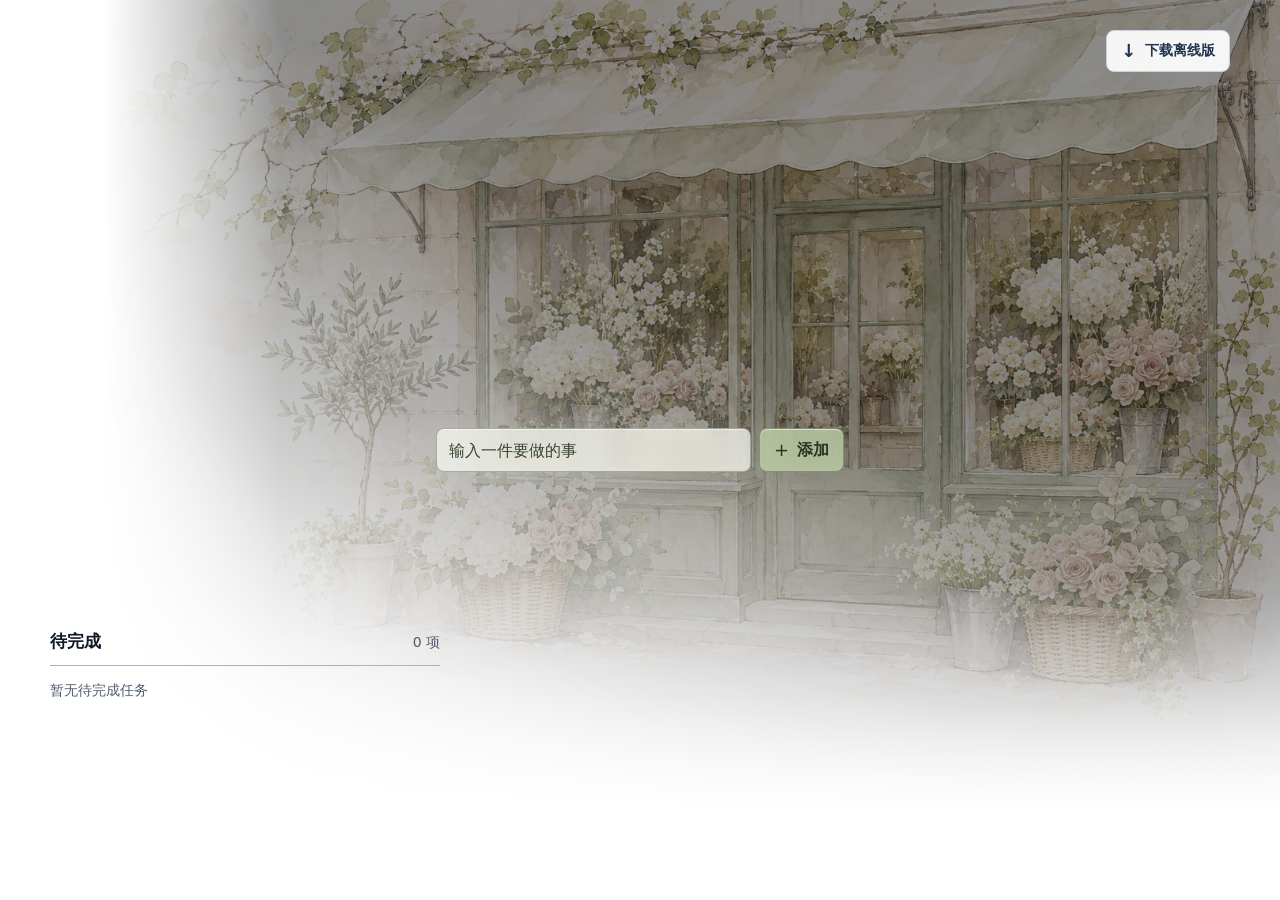
<file: index.html>
<!doctype html>
<html lang="zh-CN">
<head>
  <meta charset="utf-8">
  <meta name="viewport" content="width=device-width, initial-scale=1">
  <meta name="color-scheme" content="light">
  <title>任务</title>
  <style>
    :root {
      font-family: "Inter", "Helvetica Neue", "PingFang SC", "Microsoft YaHei", system-ui, sans-serif;
      color: #101727;
      background: #fff;
      --muted: #525d70;
      --line: #dce1e9;
      --accent: #385dbe;
    }

    *, *::before, *::after { box-sizing: border-box; }
    body { margin: 0; }
    button, input { font: inherit; }
    button { cursor: pointer; }
    [hidden] { display: none !important; }
    :focus-visible { outline: 2px solid var(--accent); outline-offset: 4px; }

    .page {
      --page-top: 30px;
      --topbar-height: 42px;
      --entry-height: 44px;
      --compose-offset: calc(var(--page-top) + var(--topbar-height));
      display: flex;
      flex-direction: column;
      width: min(100% - 96px, 1180px);
      min-height: 100svh;
      margin-inline: auto;
      padding-top: var(--page-top);
    }

    .scene-art {
      position: absolute;
      inset: 0 0 auto auto;
      width: 92vw;
      height: 90dvh;
      object-fit: cover;
      object-position: right 46%;
      pointer-events: none;
      filter: brightness(var(--scene-light, 1)) saturate(var(--scene-color, 1));
      transition: filter 900ms ease;
      mask-image:
        radial-gradient(ellipse 94% 110% at 65% 14%, #000 54%, #000e 68%, #0007 84%, transparent 100%),
        linear-gradient(to top right, transparent 4%, #0005 24%, #000 56%),
        linear-gradient(to right, transparent 0%, #000 15%),
        linear-gradient(to bottom, #000 50%, #000c 73%, transparent 100%);
      mask-composite: intersect;
    }

    .page { position: relative; }
    .topbar { display: flex; justify-content: flex-end; height: var(--topbar-height); }

    .download {
      display: inline-flex;
      align-items: center;
      gap: 9px;
      min-height: 42px;
      padding: 0 14px;
      border: 1px solid #c6d0de;
      border-radius: 8px;
      background: rgb(255 255 255 / 92%);
      color: #20334f;
      font-size: .875rem;
      font-weight: 600;
      text-decoration: none;
      white-space: nowrap;
    }

    .download:hover { border-color: #8295b2; background: #fff; }
    .download-icon { font-size: 1.125rem; line-height: 1; }

    main { flex: 1; }

    .compose {
      display: grid;
      justify-items: center;
      align-content: start;
      min-height: calc(70dvh - var(--compose-offset));
      padding-block: max(12px, calc(50dvh - var(--compose-offset) - var(--entry-height) / 2)) 26px;
      text-align: center;
    }

    #task-form {
      display: flex;
      width: min(calc(100% - 24px), 408px);
      gap: 8px;
    }

    #task-input {
      flex: 1;
      min-width: 0;
      min-height: var(--entry-height);
      padding: 0 12px;
      border: 1px solid #a9b2a0;
      border-radius: 8px;
      background: #f8f9f2;
      color: #2f432b;
    }

    #task-input::placeholder { color: #37462d; }

    .add {
      display: inline-flex;
      align-items: center;
      justify-content: center;
      gap: 8px;
      padding-inline: 14px;
      border: 1px solid #91a17f;
      border-radius: 8px;
      background: #d5e0c1;
      color: #243520;
      font-weight: 600;
      white-space: nowrap;
    }

    .add:hover { border-color: #71876b; background: #c6d5ae; }
    .add-icon { font-size: 1.125rem; font-weight: 400; line-height: 1; }
    #task-input:focus-visible, .add:focus-visible { outline-color: #4f6945; }

    @supports ((backdrop-filter: blur(12px)) or (-webkit-backdrop-filter: blur(12px))) {
      #task-input, .add {
        -webkit-backdrop-filter: blur(12px) saturate(112%);
        backdrop-filter: blur(12px) saturate(112%);
        box-shadow: inset 0 1px 0 rgb(255 255 255 / 55%);
      }

      #task-input {
        border-color: rgb(96 112 86 / 48%);
        background: rgb(251 252 246 / 71%);
      }

      .add {
        border-color: rgb(83 109 72 / 53%);
        background: rgb(192 209 169 / 78%);
      }

      .add:hover {
        border-color: rgb(76 101 65 / 66%);
        background: rgb(185 205 156 / 88%);
      }
    }

    .pending {
      width: min(100%, 390px);
      margin-bottom: 32px;
    }

    .pending-heading {
      display: flex;
      align-items: baseline;
      justify-content: space-between;
      gap: 12px;
      border-bottom: 1px solid #a5b2c5;
      padding-bottom: 12px;
    }

    h2 { margin: 0; font-size: 1.0625rem; font-weight: 650; }
    #remaining { color: var(--muted); font-size: .875rem; font-variant-numeric: tabular-nums; }
    .hint, #empty { color: var(--muted); font-size: .875rem; }
    .hint { margin: 12px 0 0; }
    #empty { margin: 16px 0; }

    #task-list { margin: 0; padding: 0; list-style: none; }

    li {
      display: flex;
      align-items: center;
      gap: 10px;
      border-bottom: 1px solid var(--line);
    }

    li label {
      display: flex;
      flex: 1;
      align-items: center;
      gap: 10px;
      min-width: 0;
      min-height: 48px;
      padding-block: 8px;
      cursor: pointer;
    }

    li input {
      flex: 0 0 auto;
      width: 18px;
      height: 18px;
      margin: 0;
      accent-color: var(--accent);
      cursor: pointer;
    }

    .task-text { overflow-wrap: anywhere; }

    .delete {
      min-height: 44px;
      padding-inline: 9px;
      border: 0;
      border-radius: 4px;
      background: transparent;
      color: var(--muted);
      font-size: .875rem;
    }

    .delete:hover { color: #101727; text-decoration: underline; text-underline-offset: 3px; }
    #storage-warning { margin: 14px 0 0; color: #a1292c; font-size: .875rem; }

    @media (prefers-reduced-motion: reduce) {
      .scene-art { transition: none; }
    }

    @media (max-width: 640px) {
      .page { --page-top: 18px; width: calc(100% - 36px); }
      .scene-art { object-position: 68% 45%; opacity: .68; }
      .add { padding-inline: 11px; }
    }
  </style>
</head>
<body>
  <img class="scene-art" src="[data-uri]" alt="" aria-hidden="true" decoding="async">
  <div class="page">
    <header class="topbar">
      <a class="download" id="download" href="./" download="todo.html" hidden>
        <span class="download-icon" aria-hidden="true">↓</span>下载离线版
      </a>
    </header>
    <main>
      <section class="compose" aria-label="添加任务">
        <form id="task-form">
          <input id="task-input" aria-label="新任务" placeholder="输入一件要做的事" type="text" required>
          <button class="add" type="submit"><span class="add-icon" aria-hidden="true">+</span>添加</button>
        </form>
        <p id="storage-warning" role="alert" hidden>浏览器暂时无法保存任务，刷新可能会丢失本次更改。</p>
      </section>

      <section class="pending" aria-labelledby="pending-title">
        <div class="pending-heading">
          <h2 id="pending-title">待完成</h2>
          <span id="remaining" role="status">0 项</span>
        </div>
        <p id="empty">暂无待完成任务</p>
        <ul id="task-list" aria-label="待完成任务" hidden></ul>
        <p class="hint" id="completion-hint" hidden>勾选后，任务会从清单中移除。</p>
      </section>
    </main>

  </div>

  <script>
    const storageKey = 'personal-todo-cn-v1';
    const form = document.querySelector('#task-form');
    const taskInput = document.querySelector('#task-input');
    const taskList = document.querySelector('#task-list');
    const empty = document.querySelector('#empty');
    const remaining = document.querySelector('#remaining');
    const completionHint = document.querySelector('#completion-hint');
    const storageWarning = document.querySelector('#storage-warning');
    const tasks = loadTasks();
    const sceneArt = document.querySelector('.scene-art');

    function beijingSunAltitude(now) {
      const radians = Math.PI / 180;
      const latitude = 39.9042 * radians;
      const longitude = 116.4074;
      const days = (now.getTime() - Date.UTC(2000, 0, 1, 12)) / 86400000;

      // Compute the Sun's angle above the horizon at Beijing, independent of the browser's time zone.
      const anomaly = (357.5291 + 0.98560028 * days) * radians;
      const center = (
        1.9148 * Math.sin(anomaly) +
        0.02 * Math.sin(2 * anomaly) +
        0.0003 * Math.sin(3 * anomaly)
      ) * radians;
      const solarLongitude = anomaly + center + 102.9372 * radians + Math.PI;
      const obliquity = 23.4397 * radians;
      const rightAscension = Math.atan2(
        Math.sin(solarLongitude) * Math.cos(obliquity),
        Math.cos(solarLongitude)
      );
      const declination = Math.asin(Math.sin(solarLongitude) * Math.sin(obliquity));
      const hourAngle = (280.16 + 360.9856235 * days + longitude) * radians - rightAscension;

      return Math.asin(
        Math.sin(latitude) * Math.sin(declination) +
        Math.cos(latitude) * Math.cos(declination) * Math.cos(hourAngle)
      ) / radians;
    }

    function updateSceneLight(now = new Date()) {
      const altitude = beijingSunAltitude(now);
      // Fade across twilight, through the time the Sun crosses the horizon.
      const twilight = Math.min(1, Math.max(0, (altitude + 8) / 16));
      const daylight = twilight * twilight * (3 - 2 * twilight);
      sceneArt.style.setProperty('--scene-light', (0.55 + 0.45 * daylight).toFixed(3));
      sceneArt.style.setProperty('--scene-color', (0.72 + 0.28 * daylight).toFixed(3));
    }

    updateSceneLight();
    window.setInterval(() => updateSceneLight(), 60000);
    document.addEventListener('visibilitychange', () => {
      if (!document.hidden) updateSceneLight();
    });

    if (location.protocol === 'https:' || location.protocol === 'http:') {
      document.querySelector('#download').hidden = false;
    }

    function loadTasks() {
      try {
        const saved = JSON.parse(localStorage.getItem(storageKey) ?? '[]');
        if (Array.isArray(saved)) {
          return saved.filter(task => typeof task?.text === 'string' && typeof task.done === 'boolean');
        }
      } catch {
        storageWarning.hidden = false;
      }
      return [];
    }

    function saveTasks() {
      try {
        localStorage.setItem(storageKey, JSON.stringify(tasks));
        storageWarning.hidden = true;
      } catch {
        storageWarning.hidden = false;
      }
    }

    function updateSummary() {
      const pending = taskList.childElementCount;
      remaining.textContent = pending + ' 项';
      empty.hidden = pending > 0;
      taskList.hidden = pending === 0;
      completionHint.hidden = pending === 0;
    }

    function addTaskRow(task) {
      const row = document.createElement('li');
      const label = document.createElement('label');
      const checkbox = document.createElement('input');
      const text = document.createElement('span');
      const deleteButton = document.createElement('button');

      checkbox.type = 'checkbox';
      checkbox.setAttribute('aria-label', '完成任务：' + task.text);
      text.className = 'task-text';
      text.textContent = task.text;
      label.append(checkbox, text);

      deleteButton.type = 'button';
      deleteButton.className = 'delete';
      deleteButton.textContent = '删除';
      deleteButton.setAttribute('aria-label', '删除任务：' + task.text);
      row.append(label, deleteButton);
      taskList.append(row);

      checkbox.addEventListener('change', () => removeTask('input'));
      deleteButton.addEventListener('click', () => removeTask('button'));

      function removeTask(control) {
        const nearbyRow = row.nextElementSibling ?? row.previousElementSibling;
        tasks.splice(tasks.indexOf(task), 1);
        row.remove();
        saveTasks();
        updateSummary();
        (nearbyRow?.querySelector(control) ?? taskInput).focus();
      }
    }

    taskInput.addEventListener('input', () => taskInput.setCustomValidity(''));

    form.addEventListener('submit', event => {
      event.preventDefault();
      const text = taskInput.value.trim();

      if (!text) {
        taskInput.setCustomValidity('请输入一件要做的事。');
        taskInput.reportValidity();
        return;
      }

      const task = { text, done: false };
      tasks.push(task);
      addTaskRow(task);
      saveTasks();
      updateSummary();
      form.reset();
      taskInput.focus();
    });

    tasks.filter(task => !task.done).forEach(addTaskRow);
    updateSummary();
  </script>
</body>
</html>
</file>
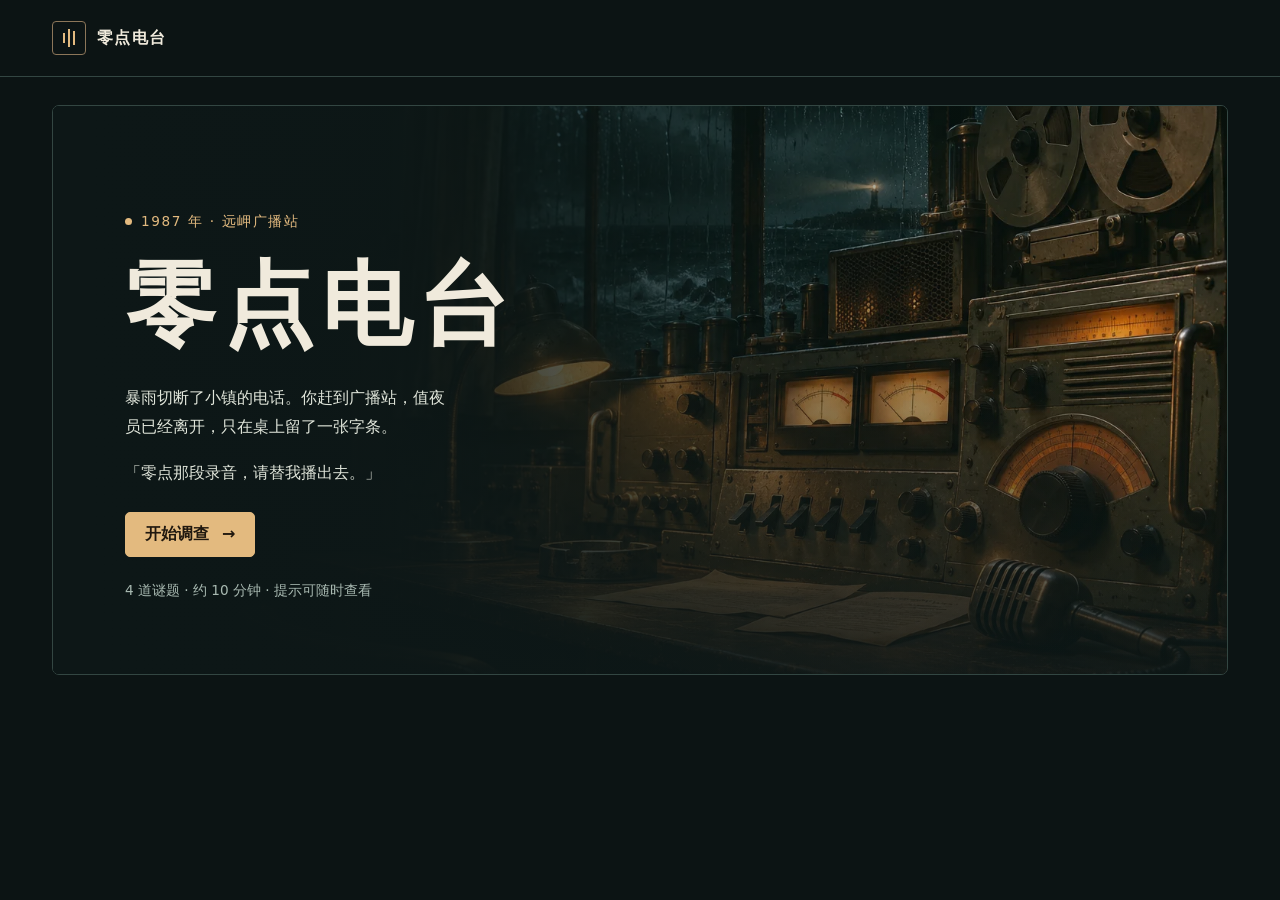
<file: games/midnight-radio/index.html>
<!doctype html>
<html lang="zh-CN">
<head>
  <meta charset="utf-8">
  <meta name="viewport" content="width=device-width, initial-scale=1">
  <meta name="description" content="《零点电台》是一款约十分钟的原创中文网页解谜游戏。">
  <meta name="color-scheme" content="dark">
  <title>零点电台 · 网页解谜</title>
  <style>
    :root {
      color-scheme: dark;
      --bg: #0c1414;
      --panel: #121e1e;
      --panel-raised: #182626;
      --line: #334642;
      --text: #f0eadc;
      --muted: #a8b9b1;
      --gold: #e3ba7f;
      --gold-light: #f3cea0;
      --error: #f2a49a;
      --signal: #9bd6ad;
      --mono: "IBM Plex Mono", "SFMono-Regular", Consolas, monospace;
      font-family: "PingFang SC", "Microsoft YaHei", "Noto Sans CJK SC", system-ui, sans-serif;
      background: var(--bg);
      color: var(--text);
    }

    *, *::before, *::after { box-sizing: border-box; }
    [hidden] { display: none !important; }
    body { margin: 0; min-height: 100dvh; }
    button, input, select { font: inherit; }
    button { cursor: pointer; }
    button:disabled { cursor: default; }
    :focus-visible { outline: 2px solid var(--gold-light); outline-offset: 4px; }
    h1, h2, h3, p { margin-top: 0; }
    h1, h2, h3 { line-height: 1.22; }
    p { line-height: 1.72; }
    ul, ol { margin-block: 0; }
    .shell { width: min(100% - 56px, 1176px); margin-inline: auto; }
    .sr-only {
      position: absolute; width: 1px; height: 1px; padding: 0; margin: -1px;
      overflow: hidden; clip: rect(0, 0, 0, 0); white-space: nowrap; border: 0;
    }

    .masthead {
      min-height: 76px;
      border-bottom: 1px solid var(--line);
    }
    .masthead-inner {
      display: flex; min-height: inherit; align-items: center; justify-content: space-between; gap: 12px;
    }
    .brand {
      display: inline-flex; gap: 11px; align-items: center; min-height: 44px;
      padding: 0; color: var(--text); background: none; border: 0;
      font-weight: 700; letter-spacing: .08em; white-space: nowrap;
    }
    .brand-icon {
      display: flex; align-items: center; gap: 3px; justify-content: center;
      width: 34px; height: 34px; border: 1px solid #8c7659; border-radius: 4px;
      color: var(--gold);
    }
    .brand-icon i { width: 2px; height: 10px; background: currentColor; }
    .brand-icon i:nth-child(2) { height: 18px; }
    .brand-icon i:nth-child(3) { height: 14px; }
    .route-progress { display: flex; align-items: center; gap: 10px; color: var(--muted); font-size: .875rem; }
    .route-progress strong { color: var(--gold); font-family: var(--mono); font-weight: 600; }
    .meter { display: flex; gap: 4px; }
    .meter span { width: 13px; height: 4px; border-radius: 2px; background: #3b504a; }
    .meter .filled { background: var(--gold); }

    .hero, .ending {
      position: relative; isolation: isolate; overflow: hidden;
      display: grid; align-items: end;
      min-height: 570px; margin-block: 28px 44px;
      border: 1px solid var(--line); border-radius: 7px;
      background: #101a19;
    }
    .hero::before, .ending::before, .room::before {
      position: absolute; inset: 0; content: ""; z-index: -2;
      background-image: var(--radio-art);
      background-position: right 48%;
      background-size: cover;
    }
    .hero::after, .ending::after, .room::after {
      position: absolute; inset: 0; content: ""; z-index: -1;
      background: linear-gradient(90deg, #0d1717 3%, #0d1717ef 28%, #0d17176b 61%, #0d17170a 100%),
                  linear-gradient(0deg, #0d1717d9, transparent 58%);
    }
    .hero-content, .ending-content { width: min(100%, 590px); padding: clamp(24px, 6vw, 72px); }
    .eyebrow {
      display: flex; align-items: center; gap: 9px; margin-block: 0 18px;
      color: var(--gold); font-size: .85rem; line-height: 1.55; letter-spacing: .12em;
    }
    .eyebrow::before { content: ""; width: 7px; height: 7px; flex-shrink: 0; border-radius: 100%; background: currentColor; }
    .hero h1, .ending h1 {
      margin-bottom: 22px; font-size: clamp(2.85rem, 7.1vw, 5.8rem);
      font-weight: 750; letter-spacing: .075em;
    }
    .hero .intro, .ending .intro { max-width: 32ch; color: #e0e5da; line-height: 1.85; }
    .actions { display: flex; flex-wrap: wrap; align-items: center; gap: 10px; margin-top: 24px; }
    .hero-meta { margin: 22px 0 0; color: var(--muted); font-size: .85rem; }

    .button {
      display: inline-flex; align-items: center; justify-content: center; gap: 13px;
      min-height: 45px; padding: 9px 15px; border-radius: 5px;
      color: var(--text); background: var(--panel-raised); border: 1px solid #5c6f64;
      font-weight: 650; line-height: 1.35;
    }
    .button:hover:not(:disabled) { background: #243533; }
    .button.primary { border-color: var(--gold); background: var(--gold); color: #20180f; padding-inline: 19px; }
    .button.primary:hover:not(:disabled) { background: var(--gold-light); border-color: var(--gold-light); }
    .button.ghost { background: none; border-color: transparent; color: #d2dbd0; }
    .button.ghost:hover:not(:disabled) { border-color: #5c6f64; }
    .button:disabled { opacity: .55; }

    .workspace {
      display: grid; grid-template-columns: 220px minmax(0, 1fr); align-items: start;
      gap: 24px; margin-block: 28px 48px;
    }
    .side { display: grid; gap: 18px; }
    .side-panel { border: 1px solid var(--line); border-radius: 6px; background: var(--panel); padding: 15px; }
    .side h2 { font-size: .88rem; font-weight: 650; color: var(--muted); margin: 2px 2px 12px; }
    .rooms { padding: 0; list-style: none; display: grid; gap: 5px; }
    .room-link {
      display: flex; align-items: center; justify-content: space-between; gap: 6px; width: 100%;
      min-height: 44px; padding: 7px 10px; text-align: start; border: 1px solid transparent;
      border-radius: 4px; background: transparent; color: var(--text); font-size: .9rem;
    }
    .room-link:not(:disabled):hover { border-color: var(--line); background: #233430; }
    .room-link[aria-current="step"] { border-color: #826e51; background: #2c2a22; }
    .room-link:disabled { color: #8b9e95; }
    .room-status { font-size: .72rem; color: var(--muted); }
    .room-status.done { color: var(--signal); }
    .room-status.current { color: var(--gold-light); }
    .evidence-list { margin: 0; display: grid; gap: 10px; }
    .evidence-list dt { color: var(--muted); font-size: .75rem; line-height: 1.45; }
    .evidence-list dd { margin: 3px 0 0; font-size: .875rem; color: var(--gold-light); }
    .muted-small { color: var(--muted); font-size: .82rem; margin: 0; }

    .game-main { min-width: 0; }
    .room {
      position: relative; isolation: isolate; overflow: hidden; border: 1px solid var(--line);
      border-radius: 6px; padding: 26px clamp(17px, 4vw, 38px); margin-bottom: 16px;
    }
    .room::before { background-position: 80% 63%; }
    .room::after { background: linear-gradient(90deg, #101b1b 3%, #101b1bf3 33%, #101b1b62 100%); }
    .room .eyebrow { margin-bottom: 10px; letter-spacing: .08em; }
    .room h1 { margin-bottom: 10px; font-size: clamp(1.75rem, 4.2vw, 2.9rem); }
    .room p:last-child { max-width: 58ch; color: #e0e5da; margin: 0; font-size: .92rem; }
    .puzzle {
      display: grid; gap: 20px; min-width: 0; border-radius: 6px;
      padding: clamp(15px, 3.1vw, 30px); border: 1px solid var(--line); background: var(--panel);
    }
    .puzzle h2 { margin: 0 0 12px; font-size: 1.25rem; }
    .puzzle h3 { margin: 0 0 10px; font-size: .96rem; color: var(--gold-light); }
    .puzzle p { margin-bottom: 12px; }
    .puzzle p:last-child { margin-bottom: 0; }
    .documents { display: grid; grid-template-columns: 1fr 1fr; gap: 12px; }
    .document {
      min-width: 0; padding: 14px; border: 1px solid var(--line);
      border-radius: 5px; background: var(--panel-raised);
    }
    .document ul { padding-left: 1.3em; }
    .document li { margin-block: 6px; line-height: 1.55; }
    .noted { color: var(--gold-light); }
    .log, .reading { width: 100%; border-collapse: collapse; }
    .log th, .log td, .reading th, .reading td {
      text-align: start; border-bottom: 1px solid var(--line); padding: 7px 5px;
      font-size: .86rem;
    }
    .log th, .reading th { color: var(--muted); font-weight: 500; }
    .log tr:last-child td, .reading tr:last-child td { border-bottom: 0; }
    .log td:first-child, .log td:last-child, .reading td { font-family: var(--mono); color: #edf1e7; }
    .reading td:first-child { color: var(--gold-light); }
    .wide-document { overflow: auto; }
    .reading { min-width: 280px; }
    .reading th, .reading td { text-align: center; }
    .reading th:first-child, .reading td:first-child { text-align: start; }
    .answer-form { display: grid; gap: 13px; }
    .answer-row { display: flex; flex-wrap: wrap; align-items: end; gap: 10px; }
    .field { display: grid; gap: 6px; min-width: 0; color: #e3e7dd; font-size: .85rem; }
    .field input, .field select {
      min-height: 45px; width: 100%; max-width: 100%; border: 1px solid #667b6f;
      border-radius: 5px; padding: 8px 10px; color: var(--text); background: #131e1e;
      font-size: 1rem;
    }
    .field input { width: 145px; font-family: var(--mono); letter-spacing: .16em; }
    .field input::placeholder { color: #9caea3; }
    .field select { min-width: 123px; }
    .answer-form .actions { margin-top: 2px; }
    .chip-board { display: flex; flex-wrap: wrap; gap: 8px; }
    .chip {
      min-height: 44px; min-width: 64px; padding: 6px 10px; border-radius: 4px;
      border: 1px dashed #668174; color: var(--text); background: #122020; text-align: center;
    }
    .chip:hover:not(:disabled) { border-style: solid; background: #26403a; }
    .chip:disabled { opacity: .65; }
    .tape-slot { border-style: solid; min-height: 42px; padding: 8px; }
    .tape-slot b { margin-right: 4px; color: var(--gold-light); font: 500 .78rem var(--mono); }
    .list-label { margin-block: 0 8px; font-size: .86rem; color: var(--muted); }
    .board {
      --cell: clamp(35px, 8vw, 49px);
      display: grid; grid-template-columns: auto repeat(5, var(--cell));
      width: max-content; max-width: 100%; gap: 4px;
    }
    .clue {
      display: grid; place-content: center; min-height: 26px; min-width: 30px;
      color: #e6c69c; font: 600 .83rem var(--mono);
    }
    .clue.row-clue { justify-content: end; padding-right: 3px; align-self: stretch; }
    .cell {
      width: var(--cell); height: var(--cell); padding: 0; border-radius: 4px;
      border: 1px solid #55756a; background: #142321; color: #a5b9ac; font-family: var(--mono);
    }
    .cell:hover:not(:disabled) { border-color: #b7dac5; }
    .cell[aria-pressed="true"] { background: #a3d6a9; border-color: #a3d6a9; color: #17291e; }
    .utility { display: flex; flex-wrap: wrap; align-items: center; gap: 8px; }
    .hints { display: grid; gap: 8px; }
    .hint {
      border-left: 2px solid var(--gold); padding: 7px 10px;
      color: #ead7b9; background: #28271f; margin: 0 !important; font-size: .9rem;
    }
    .feedback { color: var(--error); margin: 0 !important; }
    .success {
      background: #1b3226; border: 1px solid #5c896b; border-radius: 5px; padding: 15px;
    }
    .success h3 { color: #b9edbf; }
    .success p { color: #deeddb; }
    .ending::after {
      background: linear-gradient(90deg, #0b1515 4%, #0d1717e6 38%, #0d17173b 100%),
                  linear-gradient(0deg, #0d1717c9, transparent 60%);
    }
    .ending h1 { font-size: clamp(2.3rem, 6vw, 4.55rem); letter-spacing: .045em; }
    .letter { padding: 11px 14px; margin-bottom: 15px; border-left: 2px solid var(--gold); color: #f0e5d2; }
    .result { color: #c3d3c8; font-size: .9rem; margin-bottom: 0; }
    .storage-message { margin-block: 14px; color: var(--gold-light); font-size: .86rem; }
    dialog {
      width: min(100% - 32px, 440px); border: 1px solid var(--line);
      background: var(--panel); color: var(--text); padding: 24px; border-radius: 7px;
    }
    dialog::backdrop { background: #07100ee8; }
    dialog h2 { font-size: 1.35rem; margin-bottom: 10px; }

    @media (max-width: 870px) {
      .workspace { grid-template-columns: 173px minmax(0, 1fr); gap: 14px; }
      .documents.partitions { grid-template-columns: 1fr; }
    }
    @media (max-width: 680px) {
      .shell { width: calc(100% - 28px); }
      .masthead { min-height: 61px; }
      .hero, .ending { min-height: 590px; margin-top: 15px; }
      .hero::before, .ending::before { background-position: 67% top; }
      .hero::after, .ending::after { background: linear-gradient(0deg, #0b1515 10%, #0d1717ed 40%, #0d171743 88%); }
      .hero-content, .ending-content { padding: 23px; }
      .workspace { grid-template-columns: 1fr; gap: 12px; margin-top: 14px; }
      .side { display: contents; }
      .route-panel { grid-row: 1; padding: 8px; }
      .route-panel h2, .room-status { display: none; }
      .rooms { grid-template-columns: repeat(4, minmax(0, 1fr)); gap: 4px; }
      .room-link { justify-content: center; padding-inline: 3px; text-align: center; font-size: .82rem; }
      .game-main { grid-row: 2; }
      .evidence { grid-row: 3; }
      .documents { grid-template-columns: 1fr; }
      .room { margin-bottom: 12px; }
    }
    @media (max-width: 380px) {
      .meter { display: none; }
      .puzzle { padding: 12px; }
      .board { --cell: 35px; }
    }
  </style>
</head>
<body style="--radio-art: url('[data-uri]')">
  <header class="masthead">
    <div class="shell masthead-inner">
      <button class="brand" id="home-link" type="button" aria-label="零点电台，返回首页">
        <span class="brand-icon" aria-hidden="true"><i></i><i></i><i></i></span>
        零点电台
      </button>
      <div class="route-progress" id="route-progress" hidden>
        <span>解锁 <strong id="solved-count">0 / 4</strong></span>
        <span class="meter" id="meter" aria-hidden="true"></span>
      </div>
    </div>
  </header>

  <main class="shell">
    <div id="storage-message" class="storage-message" role="status" hidden>浏览器暂时无法保存进度。这一局可以继续游玩。</div>

    <section class="hero" id="home" aria-labelledby="home-title">
      <div class="hero-content">
        <p class="eyebrow">1987 年 · 远岬广播站</p>
        <h1 id="home-title">零点电台</h1>
        <p class="intro">暴雨切断了小镇的电话。你赶到广播站，值夜员已经离开，只在桌上留了一张字条。</p>
        <p class="intro">「零点那段录音，请替我播出去。」</p>
        <div class="actions">
          <button class="button primary" id="start" type="button">开始调查 <span aria-hidden="true">→</span></button>
          <button class="button ghost" id="home-restart" type="button" data-restart hidden>重新开始</button>
        </div>
        <p class="hero-meta">4 道谜题 · 约 10 分钟 · 提示可随时查看</p>
      </div>
    </section>

    <section class="workspace" id="workspace" aria-label="广播站调查" hidden>
      <aside class="side" aria-label="调查记录">
        <nav class="side-panel route-panel" aria-label="广播站房间">
          <h2>调查路线</h2>
          <ol class="rooms" id="rooms"></ol>
        </nav>
        <section class="side-panel evidence" aria-labelledby="evidence-title">
          <h2 id="evidence-title">已找到的线索</h2>
          <p id="no-evidence" class="muted-small">解开谜题后，线索会记在这里。</p>
          <dl id="evidence-list" class="evidence-list"></dl>
        </section>
      </aside>
      <div class="game-main">
        <header class="room">
          <p class="eyebrow" id="room-name"></p>
          <h1 id="room-title" tabindex="-1"></h1>
          <p id="room-intro"></p>
        </header>
        <article class="puzzle" aria-label="当前谜题">
          <div id="puzzle-body"></div>
          <form class="answer-form" id="answer-form" novalidate>
            <div id="answer-fields"></div>
            <div class="actions">
              <button class="button primary" id="submit-answer" type="submit"></button>
              <button class="button" id="hint-button" type="button">查看提示</button>
            </div>
            <p class="feedback" id="feedback" role="status" hidden></p>
          </form>
          <div class="hints" id="hints" aria-live="polite"></div>
          <section class="success" id="success" aria-labelledby="success-title" hidden>
            <h3 id="success-title">已解开</h3>
            <p id="success-note"></p>
            <button class="button primary" id="next" type="button"></button>
          </section>
        </article>
      </div>
    </section>

    <section class="ending" id="ending" aria-labelledby="end-title" hidden>
      <div class="ending-content">
        <p class="eyebrow">发射成功 · 00:00</p>
        <h1 id="end-title" tabindex="-1">信号已送达</h1>
        <p class="intro">发射塔的红灯亮了。喇叭沙沙作响，随后传出了值夜员的声音。</p>
        <p class="letter">「北坡避雨点已经开门。还在路上的人，请听见灯塔三声钟响，沿石阶上来。我们在等你。」</p>
        <p class="intro">窗外，山坡上的一盏灯亮起，然后是第二盏。</p>
        <p class="result" id="result"></p>
        <div class="actions">
          <button class="button primary" type="button" data-restart>再玩一局</button>
          <button class="button ghost" id="review" type="button">回看线索</button>
        </div>
      </div>
    </section>
    <noscript><p>请在浏览器中启用 JavaScript 来游玩《零点电台》。</p></noscript>
  </main>

  <dialog id="restart-dialog" aria-labelledby="restart-title">
    <form method="dialog">
      <h2 id="restart-title">重新开始调查？</h2>
      <p>当前这局的答题进度和提示记录会清空。</p>
      <div class="actions">
        <button class="button" value="cancel" autofocus>继续当前进度</button>
        <button class="button primary" value="restart">开始新的一局</button>
      </div>
    </form>
  </dialog>

  <script>
    const tapes = [
      { id: 'rain', name: '雨声' },
      { id: 'bell', name: '钟声' },
      { id: 'steps', name: '脚步' },
      { id: 'tide', name: '潮声' }
    ];

    const logRows = [
      { event: '钟塔敲响', time: '23:41' },
      { event: '灯塔闪烁', time: '22:58' },
      { event: '海潮升起', time: '23:17' },
      { event: '阵雨开始', time: '23:06' }
    ];
    const logDigits = [
      { event: '海潮升起', digit: '7' },
      { event: '钟塔敲响', digit: '2' },
      { event: '阵雨开始', digit: '6' },
      { event: '灯塔闪烁', digit: '4' }
    ];
    const receivers = [
      { frequency: '88.8', signal: 9, noise: 1, near: 6, far: 5 },
      { frequency: '89.0', signal: 8, noise: 4, near: 3, far: 6 },
      { frequency: '89.2', signal: 7, noise: 2, near: 5, far: 3 },
      { frequency: '89.4', signal: 8, noise: 3, near: 4, far: 7 },
      { frequency: '89.6', signal: 6, noise: 3, near: 5, far: 6 },
      { frequency: '89.8', signal: 5, noise: 1, near: 2, far: 2 }
    ];

    const finalPattern = ['00110', '01100', '11111', '00100', '01100'];
    const rowClues = ['2', '2', '5', '1', '2'];
    const columnClues = ['1', '2 1', '5', '1 1', '1'];

    const chapters = [
      {
        room: '值班桌',
        title: '抽屉里的密码',
        intro: '桌上叠着一页值班记录和一张暗号卡。抽屉里夹着一把钥匙，只露出金属的一角。',
        submit: '打开抽屉',
        hints: [
          '先只看左边的值班记录，把四件事按时间从早到晚排好。右边卡片的印刷顺序用不上。',
          '最早是灯塔，其次是阵雨，然后是海潮，最后是钟塔。用暗号卡换成四个数字。'
        ],
        error: '锁扣没有弹开。再核对每件事发生的时间和它对应的数字。',
        unlocked: '抽屉弹开了。你拿到了档案柜钥匙，钥匙柄上刻着「原声带」。',
        evidence: ['抽屉', '档案柜钥匙'],
        body: () => `
          <h2>用记录找到四位密码</h2>
          <div class="documents">
            <section class="document">
              <h3>值班记录</h3>
              <table class="log"><tbody>
                ${logRows.map(({ event, time }) => `<tr><td>${time}</td><td>${event}</td></tr>`).join('')}
              </tbody></table>
            </section>
            <section class="document">
              <h3>暗号卡</h3>
              <table class="log"><tbody>
                ${logDigits.map(({ event, digit }) => `<tr><td>${event}</td><td>${digit}</td></tr>`).join('')}
              </tbody></table>
            </section>
          </div>
          <p class="noted">抽屉边上写着「从最早听到的那件事开始」。</p>`,
        fields: () => `
          <div class="answer-row"><label class="field">四位密码
            <input id="pin" type="text" inputmode="numeric" autocomplete="off" maxlength="4" placeholder="····">
          </label></div>`
      },
      {
        room: '档案柜',
        title: '被打乱的四卷磁带',
        intro: '柜门里有四卷磁带。柜底的读带器会依次检查它们，正确顺序才能读出下一个频段。',
        submit: '试播磁带',
        hints: [
          '把「潮声、脚步」先当成一组。潮声与雨声相隔两格，试着把这组放进四个位置。',
          '如果潮声放第一格，雨声就会在第三格，钟声只能在第四格，违反了钟声比雨声早。试试潮声在第二格。'
        ],
        error: '读带器跳回开头了。看看有没有两卷的位置不符合柜门内侧的要求。',
        unlocked: '磁带读完了。最后一卷播出一串数字：「有效频段，89.0 到 89.8 兆赫。」',
        evidence: ['有效频段', '89.0–89.8 MHz'],
        body: () => `
          <h2>排好磁带的播放顺序</h2>
          <section class="document">
            <h3>柜门内侧的笔记</h3>
            <ul>
              <li>雨声不在第一卷。</li>
              <li>潮声与雨声之间恰好隔一卷。</li>
              <li>脚步紧接在潮声之后。</li>
              <li>钟声比雨声早。</li>
            </ul>
          </section>`,
        fields: () => `
          <div>
            <p class="list-label">按顺序点选四卷磁带，点已选磁带可以取回。</p>
            <div class="chip-board" id="tape-options" aria-label="可选磁带"></div>
          </div>
          <div style="margin-top:12px">
            <p class="list-label">播放顺序</p>
            <div class="chip-board" id="tape-slots" aria-label="播放顺序"></div>
          </div>`
      },
      {
        room: '调音台',
        title: '在杂音中找到频率',
        intro: '你打开接收机，指针来回摆动。桌上的巡检表记录了每个频率的信号和噪声。',
        submit: '校准接收机',
        hints: [
          '先用档案柜的频段排除 88.8。剩下的每行都算出「信号减底噪」，最高分不止一个。',
          '89.2 和 89.4 都是 5 格净信号，89.2 的底噪较低。用该行的远站数值减近站数值。'
        ],
        error: '耳机里还有杂音。检查并列规则，以及计算偏移时减法的顺序。',
        unlocked: '杂音消失了。值夜员的录音提示你，发射室墙上的数字标着每行、每列连续亮起的格子数。',
        evidence: ['接收机', '89.2 MHz · 偏移 −2'],
        body: () => `
          <h2>选择频率，设置偏移</h2>
          <div class="documents partitions">
            <section class="document wide-document">
              <h3>巡检表</h3>
              <table class="reading">
                <thead><tr><th scope="col">MHz</th><th scope="col">信号</th><th scope="col">底噪</th><th scope="col">近站</th><th scope="col">远站</th></tr></thead>
                <tbody>${receivers.map(({ frequency, signal, noise, near, far }) => `
                  <tr><td>${frequency}</td><td>${signal}</td><td>${noise}</td><td>${near}</td><td>${far}</td></tr>`).join('')}</tbody>
              </table>
            </section>
            <section class="document">
              <h3>校准规程</h3>
              <ul>
                <li>只考虑磁带读出的频段 <span class="noted">89.0–89.8 MHz</span>（含两端）。</li>
                <li>净信号 = 信号 − 底噪，选净信号最大的一行。并列时，选底噪较低的一行。</li>
                <li>偏移 = 所选行的远站 − 近站。</li>
              </ul>
            </section>
          </div>`,
        fields: () => `
          <div class="answer-row">
            <label class="field">频率（MHz）
              <select id="frequency"><option value="">请选择</option>${receivers.map(({ frequency }) => `<option value="${frequency}">${frequency}</option>`).join('')}</select>
            </label>
            <label class="field">偏移
              <select id="phase"><option value="">请选择</option>${[-3, -2, -1, 0, 1, 2, 3].map(n => `<option value="${n}">${n > 0 ? '+' + n : String(n).replace('-', '−')}</option>`).join('')}</select>
            </label>
          </div>`
      },
      {
        room: '发射室',
        title: '点亮发射矩阵',
        intro: '塔灯仍然是暗的。发射开关旁是一块五行五列的面板。数字刻在面板上方和左侧。',
        submit: '接通发射塔',
        hints: [
          '第三行和第三列都是 5，先把这整行、整列都点亮。每行和每列的其余数字都要同时满足。',
          '看第二列的「2 1」：末尾的 1 在第五行。第三行已亮，所以开头连续的 2 必须占第二、第三行。第一行的两个亮格因此是第三、第四列。'
        ],
        error: '发射塔仍未接通。逐行和逐列核对连续的亮灯组，组与组之间要留暗格。',
        unlocked: '面板发出一声轻响。发射塔已经接通，你可以播放那封零点来信了。',
        evidence: ['发射塔', '矩阵接通'],
        body: () => `
          <h2>让每行、每列的亮灯符合提示</h2>
          <section class="document">
            <p>点格子开灯，再点一次关灯。每个数字代表一组连续亮灯的长度，顺序<strong>从左到右、从上到下</strong>。例如「1 1」代表两个各一格的亮灯组，中间至少隔一格暗灯。</p>
          </section>`,
        fields: () => '<div id="grid" class="board" aria-label="发射矩阵"></div>'
      }
    ];

    const storageKey = 'midnight-radio-v1';
    const $ = id => document.getElementById(id);
    const home = $('home');
    const workspace = $('workspace');
    const ending = $('ending');
    const answerForm = $('answer-form');
    const restartDialog = $('restart-dialog');

    let progress = readProgress();
    let currentRoom = 0;
    let view = 'home';

    function newProgress() {
      return {
        unlocked: 0,
        startedAt: Date.now(),
        finishedAt: null,
        hints: chapters.map(() => 0),
        answers: { pin: '', tapes: [], frequency: '', phase: '', grid: Array(25).fill(false) }
      };
    }

    function readProgress() {
      try {
        const saved = JSON.parse(localStorage.getItem(storageKey) ?? 'null');
        if (!saved || !Number.isFinite(saved.startedAt) ||
            !Number.isInteger(saved.unlocked) || saved.unlocked < 0 || saved.unlocked > chapters.length ||
            (saved.unlocked === chapters.length && !Number.isFinite(saved.finishedAt)) ||
            !Array.isArray(saved.hints) || saved.hints.length !== chapters.length ||
            !saved.hints.every((count, index) => Number.isInteger(count) && count >= 0 && count <= chapters[index].hints.length) ||
            !saved.answers || !Array.isArray(saved.answers.grid) || saved.answers.grid.length !== 25 ||
            !saved.answers.grid.every(cell => typeof cell === 'boolean') ||
            !Array.isArray(saved.answers.tapes) || new Set(saved.answers.tapes).size !== saved.answers.tapes.length ||
            !saved.answers.tapes.every(id => tapes.some(tape => tape.id === id)) ||
            !/^\d{0,4}$/.test(saved.answers.pin ?? '?') ||
            (saved.answers.frequency !== '' && !receivers.some(receiver => receiver.frequency === saved.answers.frequency)) ||
            !/^(?:-?[0-3])?$/.test(saved.answers.phase ?? '?')) {
          return null;
        }
        return saved;
      } catch {
        $('storage-message').hidden = false;
        return null;
      }
    }

    function saveProgress() {
      try {
        localStorage.setItem(storageKey, JSON.stringify(progress));
        $('storage-message').hidden = true;
      } catch {
        $('storage-message').hidden = false;
      }
    }

    function renderProgress() {
      const solved = progress?.unlocked ?? 0;
      $('route-progress').hidden = !progress;
      $('solved-count').textContent = solved + ' / ' + chapters.length;
      $('meter').innerHTML = chapters.map((_, index) => `<span class="${index < solved ? 'filled' : ''}"></span>`).join('');
      $('start').innerHTML = progress
        ? `${solved === chapters.length ? '查看结局' : '继续调查'} <span aria-hidden="true">→</span>`
        : '开始调查 <span aria-hidden="true">→</span>';
      $('home-restart').hidden = !progress;
    }

    function switchView(target) {
      view = target;
      home.hidden = target !== 'home';
      workspace.hidden = target !== 'game';
      ending.hidden = target !== 'end';
      renderProgress();
    }

    function startOrResume() {
      if (!progress) {
        progress = newProgress();
        saveProgress();
      }
      if (progress.unlocked === chapters.length) {
        showEnding();
      } else {
        showRoom(progress.unlocked);
      }
    }

    function showRoom(index) {
      if (index < 0 || index >= chapters.length || index > progress.unlocked) return;
      currentRoom = index;
      switchView('game');
      renderRoom();
      window.scrollTo(0, 0);
      $('room-title').focus({ preventScroll: true });
    }

    function renderRoom() {
      const chapter = chapters[currentRoom];
      const solved = currentRoom < progress.unlocked;
      $('room-name').textContent = chapter.room;
      $('room-title').textContent = chapter.title;
      $('room-intro').textContent = chapter.intro;
      $('puzzle-body').innerHTML = chapter.body();
      $('answer-fields').innerHTML = chapter.fields();
      $('submit-answer').textContent = chapter.submit;
      $('submit-answer').hidden = solved;

      if (currentRoom === 0) {
        $('pin').value = progress.answers.pin;
        $('pin').readOnly = solved;
      }
      if (currentRoom === 1) renderTapes();
      if (currentRoom === 2) {
        $('frequency').value = progress.answers.frequency;
        $('phase').value = progress.answers.phase;
        $('frequency').disabled = solved;
        $('phase').disabled = solved;
      }
      if (currentRoom === 3) renderGrid();

      $('success').hidden = !solved;
      $('success-note').textContent = chapter.unlocked;
      $('next').textContent = currentRoom + 1 < chapters.length
        ? '进入' + chapters[currentRoom + 1].room + ' →'
        : '收听零点来信 →';
      clearFeedback();
      renderHints();
      renderRoute();
      renderProgress();
    }

    function renderRoute() {
      $('rooms').innerHTML = chapters.map(({ room }, index) => {
        const solved = index < progress.unlocked;
        const current = index === currentRoom;
        const status = solved ? '已解开' : current ? '调查中' : '未解锁';
        return `<li><button class="room-link" type="button" data-room="${index}"
          ${current ? 'aria-current="step"' : ''} ${index > progress.unlocked ? 'disabled' : ''}>
          ${room}<span class="room-status ${solved ? 'done' : current ? 'current' : ''}">${status}</span>
        </button></li>`;
      }).join('');

      $('evidence-list').innerHTML = chapters.slice(0, progress.unlocked).map(({ evidence: [name, detail] }) =>
        `<div><dt>${name}</dt><dd>${detail}</dd></div>`).join('');
      $('no-evidence').hidden = progress.unlocked > 0;
    }

    function renderTapes(focusSelector) {
      const chosen = progress.answers.tapes;
      const solved = currentRoom < progress.unlocked;
      $('tape-options').innerHTML = tapes.map(({ id, name }) =>
        `<button class="chip" data-tape="${id}" type="button" ${solved || chosen.includes(id) ? 'disabled' : ''}>${name}</button>`
      ).join('');
      $('tape-slots').innerHTML = Array.from({ length: 4 }, (_, index) => {
        const tape = tapes.find(({ id }) => id === chosen[index]);
        return tape
          ? `<button class="chip tape-slot" type="button" data-remove="${index}" aria-label="取回第 ${index + 1} 卷：${tape.name}" ${solved ? 'disabled' : ''}><b>${index + 1}</b>${tape.name}</button>`
          : `<span class="chip tape-slot" aria-label="第 ${index + 1} 卷为空"><b>${index + 1}</b>空位</span>`;
      }).join('');
      if (focusSelector) {
        (answerForm.querySelector(focusSelector) ?? $('submit-answer')).focus({ preventScroll: true });
      }
    }

    function renderGrid() {
      const solved = currentRoom < progress.unlocked;
      $('grid').innerHTML = '<span></span>' +
        columnClues.map((clue, index) => `<span class="clue" aria-label="第 ${index + 1} 列提示：${clue}">${clue}</span>`).join('') +
        rowClues.map((clue, row) => {
          const cells = columnClues.map((_, col) => {
            const index = row * 5 + col;
            const on = progress.answers.grid[index];
            return `<button class="cell" type="button" data-cell="${index}" aria-pressed="${on}" aria-label="${cellLabel(row, col)}" ${solved ? 'disabled' : ''}>${on ? '●' : '·'}</button>`;
          }).join('');
          return `<span class="clue row-clue" aria-label="第 ${row + 1} 行提示：${clue}">${clue}</span>${cells}`;
        }).join('');
    }

    function cellLabel(row, col) {
      return `第 ${row + 1} 行第 ${col + 1} 列。行提示 ${rowClues[row]}，列提示 ${columnClues[col]}`;
    }

    function renderHints() {
      const revealed = progress.hints[currentRoom];
      const available = chapters[currentRoom].hints;
      const solved = currentRoom < progress.unlocked;
      $('hint-button').hidden = solved || revealed >= available.length;
      $('hint-button').textContent = revealed === 0 ? '查看提示' : '下一条提示';
      $('hints').innerHTML = available.slice(0, revealed).map((hint, i) =>
        `<p class="hint"><strong>提示 ${i + 1}</strong> · ${hint}</p>`).join('');
    }

    function clearFeedback() {
      $('feedback').textContent = '';
      $('feedback').hidden = true;
    }

    function feedback(message) {
      $('feedback').textContent = message;
      $('feedback').hidden = false;
    }

    function checkAnswer(index, answer) {
      switch (index) {
        case 0:
          return answer.pin === '4672';
        case 1:
          return answer.tapes.join(',') === 'bell,tide,steps,rain';
        case 2:
          return answer.frequency === '89.2' && answer.phase === '-2';
        case 3:
          return answer.grid.map(value => value ? '1' : '0').join('') === finalPattern.join('');
        default:
          return false;
      }
    }

    function askForMissingAnswer() {
      const answers = progress.answers;
      if (currentRoom === 0 && answers.pin.length !== 4) return '请输入四位密码。';
      if (currentRoom === 1 && answers.tapes.length !== 4) return '请先排满四卷磁带。';
      if (currentRoom === 2 && (!answers.frequency || !answers.phase)) return '请同时选择频率和偏移。';
      return '';
    }

    function showEnding() {
      switchView('end');
      const total = Math.max(0, Math.round((progress.finishedAt - progress.startedAt) / 1000));
      const minutes = Math.floor(total / 60);
      const seconds = total % 60;
      const hintsUsed = progress.hints.reduce((sum, count) => sum + count, 0);
      $('result').textContent = `解开 ${chapters.length} 道谜题 · 用时 ${minutes} 分 ${seconds} 秒 · 查看 ${hintsUsed} 条提示`;
      window.scrollTo(0, 0);
      $('end-title').focus({ preventScroll: true });
    }

    $('home-link').addEventListener('click', () => {
      if (view !== 'home') {
        switchView('home');
        window.scrollTo(0, 0);
        $('start').focus();
      }
    });
    $('start').addEventListener('click', startOrResume);
    $('review').addEventListener('click', () => showRoom(chapters.length - 1));
    $('rooms').addEventListener('click', event => {
      const button = event.target.closest('button[data-room]');
      if (button) showRoom(Number(button.dataset.room));
    });

    $('hint-button').addEventListener('click', () => {
      if (currentRoom < progress.unlocked || progress.hints[currentRoom] >= chapters[currentRoom].hints.length) return;
      progress.hints[currentRoom] += 1;
      saveProgress();
      renderHints();
      if ($('hint-button').hidden) $('submit-answer').focus({ preventScroll: true });
    });

    answerForm.addEventListener('input', event => {
      if (event.target.id === 'pin') {
        const pin = event.target.value.normalize('NFKC').replace(/\D/g, '').slice(0, 4);
        event.target.value = pin;
        progress.answers.pin = pin;
        saveProgress();
        clearFeedback();
      }
    });
    answerForm.addEventListener('change', event => {
      if (event.target.id === 'frequency' || event.target.id === 'phase') {
        progress.answers[event.target.id] = event.target.value;
        saveProgress();
        clearFeedback();
      }
    });

    answerForm.addEventListener('click', event => {
      if (currentRoom < progress.unlocked) return;
      const button = event.target.closest('button');
      if (!button) return;
      if (currentRoom === 1 && button.dataset.tape) {
        const chosen = progress.answers.tapes;
        if (chosen.length >= 4 || chosen.includes(button.dataset.tape)) return;
        chosen.push(button.dataset.tape);
        renderTapes('[data-tape]:not(:disabled)');
      } else if (currentRoom === 1 && button.dataset.remove !== undefined) {
        const [tape] = progress.answers.tapes.splice(Number(button.dataset.remove), 1);
        renderTapes(`[data-tape="${tape}"]`);
      } else if (currentRoom === 3 && button.dataset.cell !== undefined) {
        const cell = Number(button.dataset.cell);
        const on = !progress.answers.grid[cell];
        progress.answers.grid[cell] = on;
        button.setAttribute('aria-pressed', String(on));
        button.textContent = on ? '●' : '·';
      } else {
        return;
      }
      saveProgress();
      clearFeedback();
    });

    answerForm.addEventListener('submit', event => {
      event.preventDefault();
      if (currentRoom < progress.unlocked) return;
      const missing = askForMissingAnswer();
      if (missing) return feedback(missing);
      if (!checkAnswer(currentRoom, progress.answers)) return feedback(chapters[currentRoom].error);
      progress.unlocked += 1;
      if (progress.unlocked === chapters.length) progress.finishedAt = Date.now();
      saveProgress();
      renderRoom();
      $('next').focus();
    });

    $('next').addEventListener('click', () => {
      if (currentRoom === chapters.length - 1) showEnding();
      else showRoom(currentRoom + 1);
    });

    document.querySelectorAll('[data-restart]').forEach(button => button.addEventListener('click', () => {
      if (view === 'end') {
        progress = newProgress();
        saveProgress();
        showRoom(0);
      } else {
        restartDialog.returnValue = '';
        restartDialog.showModal();
      }
    }));
    restartDialog.addEventListener('close', () => {
      if (restartDialog.returnValue === 'restart') {
        progress = newProgress();
        saveProgress();
        showRoom(0);
      }
    });

    renderProgress();
  </script>
</body>
</html>
</file>
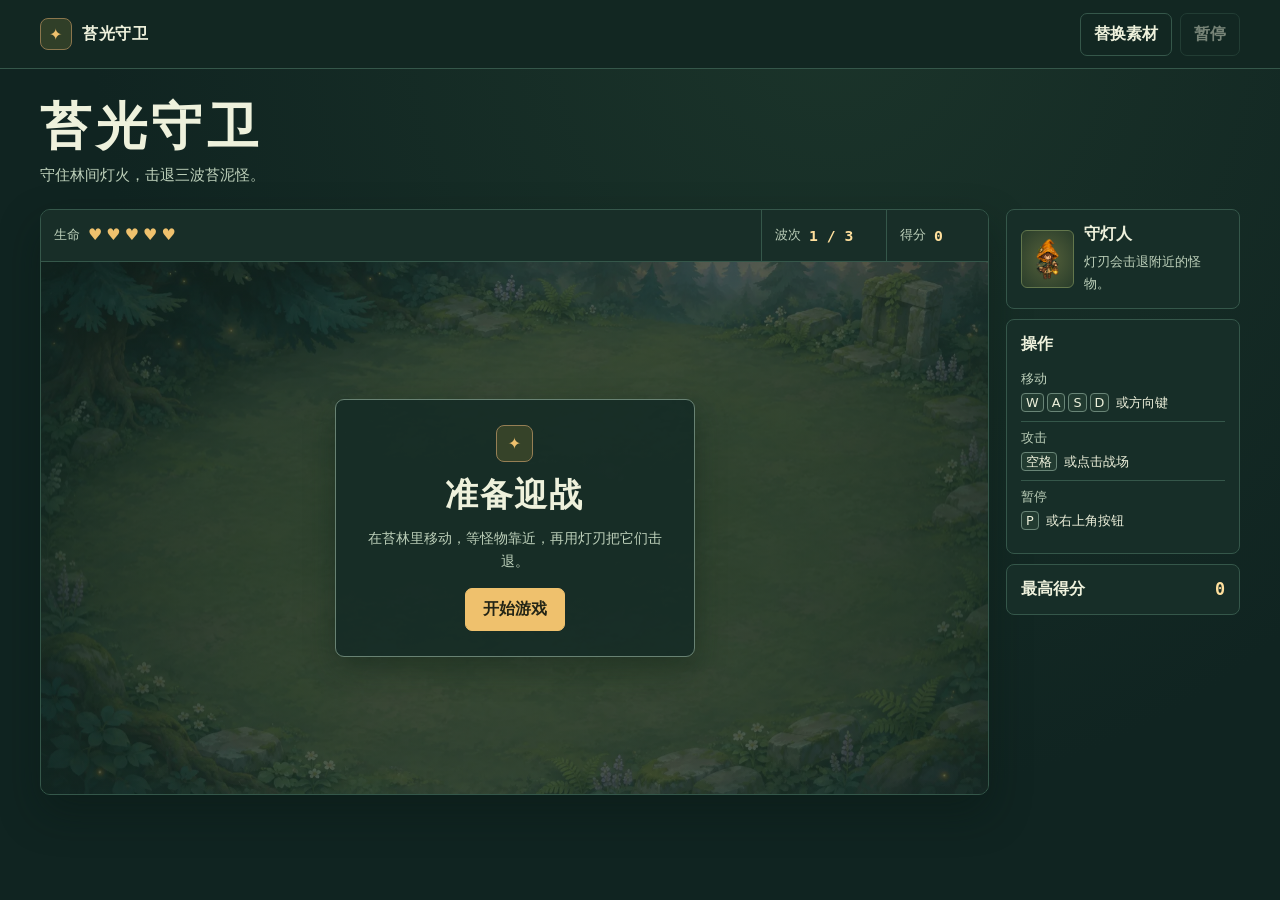
<file: games/moss-guard/index.html>
<!doctype html>
<html lang="zh-CN">
<head>
  <meta charset="utf-8">
  <meta name="viewport" content="width=device-width, initial-scale=1">
  <meta name="theme-color" content="#102421">
  <meta name="description" content="苔光守卫，一款可自由替换角色、怪物和场景图片的原创动作小游戏。">
  <title>苔光守卫</title>
  <link rel="stylesheet" href="style.css">
  <script defer src="config.js"></script>
  <script defer src="engine.js"></script>
  <script defer src="game.js"></script>
</head>
<body>
  <header class="site-header">
    <div class="shell header-content">
      <a class="brand" href="./" aria-label="苔光守卫首页">
        <span class="brand-mark" aria-hidden="true">✦</span> 苔光守卫
      </a>
      <div class="header-actions">
        <button class="button outline" type="button" id="assets-button">替换素材</button>
        <button class="button outline" type="button" id="pause-button" disabled>暂停</button>
      </div>
    </div>
  </header>

  <main class="shell">
    <div class="intro">
      <h1>苔光守卫</h1>
      <p>守住林间灯火，击退三波苔泥怪。</p>
    </div>

    <div class="game-layout">
      <section class="play-panel" aria-label="游戏区域">
        <div class="hud">
          <div class="hud-item health-hud">
            <span>生命</span>
            <div id="hearts" class="hearts" aria-label="5 格生命"></div>
          </div>
          <div class="hud-item">
            <span>波次</span>
            <strong id="wave">1 / 3</strong>
          </div>
          <div class="hud-item hud-score">
            <span>得分</span>
            <strong id="score">0</strong>
          </div>
        </div>
        <div id="arena" class="arena">
          <canvas id="field" aria-label="苔光守卫战场" aria-describedby="controls-help"></canvas>
          <div class="wave-banner" id="wave-banner" aria-hidden="true" hidden></div>
          <div class="game-overlay" id="overlay">
            <div class="overlay-panel">
              <span class="overlay-mark" aria-hidden="true">✦</span>
              <h2 id="overlay-title">准备迎战</h2>
              <p id="overlay-copy">在苔林里移动，等怪物靠近，再用灯刃把它们击退。</p>
              <button class="button primary" id="play" type="button">开始游戏 <span aria-hidden="true">→</span></button>
            </div>
          </div>
        </div>
        <div class="touch-controls" aria-label="触控操作">
          <div class="dpad" aria-label="移动">
            <button type="button" data-direction="left" aria-label="向左">←</button>
            <button type="button" data-direction="up" aria-label="向上">↑</button>
            <button type="button" data-direction="down" aria-label="向下">↓</button>
            <button type="button" data-direction="right" aria-label="向右">→</button>
          </div>
          <button type="button" id="touch-attack" class="attack-button" aria-label="攻击">攻击</button>
        </div>
      </section>

      <aside class="guide">
        <section class="guide-card guardian-card">
          <div class="portrait"><img id="guardian-portrait" src="assets/guardian.webp" alt=""></div>
          <div>
            <h2>守灯人</h2>
            <p>灯刃会击退附近的怪物。</p>
          </div>
        </section>

        <section class="guide-card controls" id="controls-help" aria-labelledby="controls-title">
          <h2 id="controls-title">操作</h2>
          <dl>
            <div><dt>移动</dt><dd><kbd>W</kbd><kbd>A</kbd><kbd>S</kbd><kbd>D</kbd> 或方向键</dd></div>
            <div><dt>攻击</dt><dd><kbd>空格</kbd> 或点击战场</dd></div>
            <div><dt>暂停</dt><dd><kbd>P</kbd> 或右上角按钮</dd></div>
          </dl>
          <p class="mobile-note">手机可使用战场下方的方向键和攻击按钮。</p>
        </section>

        <section class="guide-card high-score">
          <h2>最高得分</h2>
          <strong id="best-score">0</strong>
        </section>
      </aside>
    </div>

    <p class="game-message" id="game-message" role="status"></p>
  </main>

  <dialog id="asset-dialog" aria-labelledby="asset-title">
    <div class="dialog-header">
      <div>
        <h2 id="asset-title">替换素材</h2>
        <p>上传 PNG、WebP 或 JPG。角色和怪物适合用透明底图片。</p>
      </div>
      <button class="button close-button" id="close-assets" type="button" aria-label="关闭素材设置">×</button>
    </div>
    <div id="asset-slots" class="asset-slots"></div>
    <p class="asset-note">每张最大 8 MB，最多 4096 × 4096 像素。所选图片会保存在当前浏览器。</p>
    <p id="asset-message" class="asset-message" role="status"></p>
    <div class="dialog-footer">
      <button class="button primary" id="done-assets" type="button">完成</button>
    </div>
  </dialog>
</body>
</html>
</file>
<file: games/moss-guard/style.css>
:root {
  color-scheme: dark;
  font-family: "PingFang SC", "Microsoft YaHei", "Noto Sans CJK SC", system-ui, sans-serif;
  color: #eef1dc;
  background: #102421;
  --background: #102421;
  --surface: #172e28;
  --surface-raised: #1b362f;
  --edge: #35574a;
  --text: #eef1dc;
  --quiet: #bdd0ba;
  --gold: #efc16d;
  --gold-bright: #ffe09d;
  --ink: #242516;
}

*, *::before, *::after { box-sizing: border-box; }
body { margin: 0; min-height: 100dvh; background: radial-gradient(ellipse at 65% 0%, #1b342a 0%, var(--background) 63%); }
button, input { font: inherit; }
button { cursor: pointer; }
button:disabled { cursor: default; }
[hidden] { display: none !important; }
:focus-visible { outline: 2px solid var(--gold-bright); outline-offset: 4px; }
h1, h2, p { margin: 0; }
h2 { font-size: 1rem; }
p { line-height: 1.65; }
.shell { width: min(calc(100% - 48px), 1200px); margin-inline: auto; }
.site-header { border-bottom: 1px solid var(--edge); background: #122722; }
.header-content { min-height: 68px; display: flex; justify-content: space-between; align-items: center; gap: 12px; }
.brand {
  display: inline-flex; align-items: center; gap: 10px; min-height: 42px;
  color: var(--text); font-weight: 750; letter-spacing: .04em; text-decoration: none; white-space: nowrap;
}
.brand-mark {
  width: 32px; height: 32px; display: grid; place-items: center; border: 1px solid #8b764d;
  border-radius: 8px; background: #303f28; color: var(--gold);
}
.header-actions { display: flex; flex-wrap: wrap; justify-content: end; gap: 8px; }

.button {
  min-height: 43px; border: 1px solid var(--edge); border-radius: 7px; padding: 7px 13px;
  display: inline-flex; align-items: center; justify-content: center; gap: 10px; white-space: nowrap;
  background: var(--surface-raised); color: var(--text); font-weight: 650; text-decoration: none;
}
.button:hover:not(:disabled) { background: #294639; border-color: #638478; }
.button.outline { background: transparent; }
.button.outline:hover:not(:disabled) { background: var(--surface-raised); }
.button.primary { color: var(--ink); background: var(--gold); border-color: var(--gold); padding-inline: 17px; }
.button.primary:hover:not(:disabled) { background: var(--gold-bright); border-color: var(--gold-bright); }
.button:disabled { opacity: .46; }

.intro { padding-block: 29px 20px; }
.intro h1 { font-size: clamp(2rem, 4.6vw, 3.2rem); line-height: 1.1; letter-spacing: .09em; margin-bottom: 9px; }
.intro p { color: var(--quiet); font-size: .96rem; }
.game-layout { display: grid; grid-template-columns: minmax(0, 1fr) 234px; gap: 17px; align-items: start; }
.play-panel {
  min-width: 0; overflow: hidden; border: 1px solid var(--edge); border-radius: 10px;
  background: var(--surface); box-shadow: 0 18px 40px #08161167;
}
.hud {
  display: grid; grid-template-columns: 1fr clamp(77px, 19vw, 125px) clamp(70px, 16vw, 102px);
  min-height: 52px; border-bottom: 1px solid var(--edge); background: #182e28;
}
.hud-item {
  display: flex; align-items: center; gap: 8px; padding: 7px 13px; min-width: 0; white-space: nowrap;
  color: var(--quiet); font-size: .83rem;
}
.hud-item + .hud-item { border-left: 1px solid var(--edge); }
.hud-item strong { color: var(--gold-bright); font-family: Consolas, monospace; font-size: .92rem; font-weight: 700; }
.hearts { display: flex; align-items: center; gap: 4px; }
.heart { color: #587260; font-size: 1rem; line-height: 1; }
.heart.live { color: var(--gold); }
.arena { position: relative; aspect-ratio: 16 / 9; isolation: isolate; min-height: 250px; background: #274331; }
canvas { display: block; width: 100%; height: 100%; touch-action: none; }
.wave-banner {
  position: absolute; left: 50%; top: 11%; transform: translateX(-50%);
  border: 1px solid #9a8459; border-radius: 5px; padding: 8px 14px; white-space: nowrap;
  color: #fff0bd; background: #1b3029ee; letter-spacing: .06em; pointer-events: none;
}
.game-overlay {
  position: absolute; inset: 0; display: grid; place-content: center; padding: 15px;
  background: radial-gradient(ellipse, #112920c4 10%, #10241d8c 61%, #10241d30 100%);
}
.overlay-panel {
  max-width: 360px; padding: clamp(16px, 3vw, 25px); border: 1px solid #688273; border-radius: 9px;
  background: #172d26f2; text-align: center; box-shadow: 0 12px 30px #071b1566;
}
.overlay-mark {
  display: grid; place-items: center; width: 37px; height: 37px; margin: 0 auto 11px;
  border: 1px solid #967f55; border-radius: 8px; color: var(--gold); background: #364329;
}
.overlay-panel h2 { font-size: clamp(1.38rem, 3vw, 2.05rem); letter-spacing: .06em; }
.overlay-panel p { color: var(--quiet); font-size: .88rem; margin: 9px 0 14px; }

.guide { display: grid; gap: 10px; min-width: 0; }
.guide-card { padding: 14px; border: 1px solid var(--edge); background: var(--surface); border-radius: 8px; }
.guide-card p { color: var(--quiet); font-size: .83rem; margin-top: 6px; }
.guardian-card { display: flex; align-items: center; gap: 10px; }
.portrait {
  width: 53px; height: 58px; flex: 0 0 auto; display: grid; place-items: center;
  border: 1px solid #63774c; border-radius: 6px; background: radial-gradient(#56613a, #293d2b);
}
.portrait img { display: block; width: 44px; height: 49px; object-fit: contain; }
.controls dl { margin: 8px 0 0; }
.controls dl > div { padding-block: 8px; display: grid; gap: 5px; }
.controls dl > div + div { border-top: 1px solid var(--edge); }
.controls dt { color: var(--quiet); font-size: .8rem; }
.controls dd { margin: 0; color: var(--text); font-size: .8rem; line-height: 1.55; }
kbd {
  border: 1px solid #698577; border-radius: 4px; padding: 1px 4px; margin-right: 3px;
  font: inherit; background: #223b31;
}
.mobile-note { display: none; }
.high-score { display: flex; justify-content: space-between; align-items: center; gap: 10px; }
.high-score strong { color: var(--gold-bright); font: 700 1.05rem Consolas, monospace; }
.game-message { color: var(--quiet); font-size: .85rem; padding-block: 12px 22px; min-height: 45px; }

.touch-controls { display: none; }
.dpad { display: flex; flex-wrap: wrap; gap: 5px; }
.dpad button, .attack-button {
  min-width: 44px; min-height: 44px; padding: 7px;
  border: 1px solid #648372; border-radius: 7px; color: var(--text); background: var(--surface-raised);
  touch-action: none; user-select: none; font-weight: 750;
}
.dpad button { font-size: 1.12rem; }
.dpad button[aria-pressed="true"] { background: #436747; color: #fff; }
.attack-button { min-width: 64px; color: var(--ink); background: var(--gold); border-color: var(--gold); }
.attack-button[aria-pressed="true"] { background: var(--gold-bright); }

dialog {
  color: var(--text); width: min(calc(100% - 24px), 720px); max-height: calc(100dvh - 24px);
  overflow: auto; border: 1px solid #698577; border-radius: 11px; padding: clamp(14px, 3vw, 24px);
  background: var(--surface); box-shadow: 0 30px 72px #081811a8;
}
dialog::backdrop { background: #071510df; }
.dialog-header { display: flex; justify-content: space-between; align-items: start; gap: 10px; }
.dialog-header h2 { font-size: 1.45rem; margin-bottom: 8px; }
.dialog-header p { color: var(--quiet); font-size: .88rem; }
.close-button { width: 44px; flex: 0 0 44px; padding: 0; font-size: 1.4rem; }
.asset-slots { margin-block: 15px 10px; display: grid; grid-template-columns: repeat(3, minmax(0, 1fr)); gap: 10px; }
.asset-card { min-width: 0; padding: 10px; border: 1px solid var(--edge); border-radius: 8px; background: var(--surface-raised); }
.asset-card h3 { font-size: .9rem; margin: 0 0 7px; }
.asset-preview {
  display: block; width: 100%; height: 90px; object-fit: contain;
  border: 1px solid #4f6b5b; border-radius: 5px; background: #132820;
}
.asset-preview[data-kind="arena"] { object-fit: cover; }
.asset-card p { color: var(--quiet); font-size: .77rem; white-space: nowrap; overflow: hidden; text-overflow: ellipsis; padding-top: 6px; }
.asset-card .button { width: 100%; margin-top: 7px; font-size: .83rem; }
.asset-card .restore { background: transparent; }
.asset-note, .asset-message { color: var(--quiet); font-size: .83rem; }
.asset-message { min-height: 1.65em; margin-top: 7px; color: var(--gold-bright); }
.dialog-footer { display: flex; justify-content: end; margin-top: 8px; }

@media (max-width: 980px) {
  .game-layout { grid-template-columns: minmax(0, 1fr) 187px; gap: 11px; }
}
@media (max-width: 760px) {
  .shell { width: calc(100% - 26px); }
  .header-content { min-height: 60px; }
  .intro { padding-block: 20px 14px; }
  .game-layout { grid-template-columns: 1fr; }
  .arena { aspect-ratio: 5 / 4; }
  .guide { grid-template-columns: minmax(0, 1fr) minmax(0, 1fr); }
  .controls { grid-column: 1 / -1; grid-row: 2; }
  .controls dl { display: grid; grid-template-columns: repeat(3, minmax(0, 1fr)); gap: 6px; }
  .controls dl > div + div { border-top: 0; }
  .hud-item { gap: 5px; padding-inline: 8px; }
  .hearts { gap: 2px; }
  .guardian-card { align-items: start; }
  .portrait { width: 39px; height: 44px; }
  .portrait img { width: 34px; height: 38px; }
}
@media (max-width: 420px) {
  .header-actions .button { padding-inline: 8px; font-size: .83rem; }
  .brand { gap: 6px; font-size: .86rem; }
  .brand-mark { width: 28px; height: 28px; }
  .hud { min-height: 42px; }
  .controls dl { grid-template-columns: 1fr 1fr; }
  .asset-slots { grid-template-columns: 1fr; }
  .asset-card { display: grid; grid-template-columns: 84px 1fr 1fr; column-gap: 8px; align-items: start; }
  .asset-card h3 { grid-column: 2 / 4; align-self: center; margin: 3px 0 0; }
  .asset-preview { grid-row: 1 / 4; width: 84px; height: 80px; }
  .asset-card p { grid-column: 2 / 4; padding-top: 0; }
  .asset-card .button { min-height: 38px; padding-inline: 5px; margin-top: 2px; }
}
@media (max-width: 760px), (pointer: coarse) {
  .touch-controls {
    display: flex; align-items: center; justify-content: space-between; padding: 8px 10px;
    gap: 8px; border-top: 1px solid var(--edge);
  }
  .mobile-note { display: block; }
}
</file>
